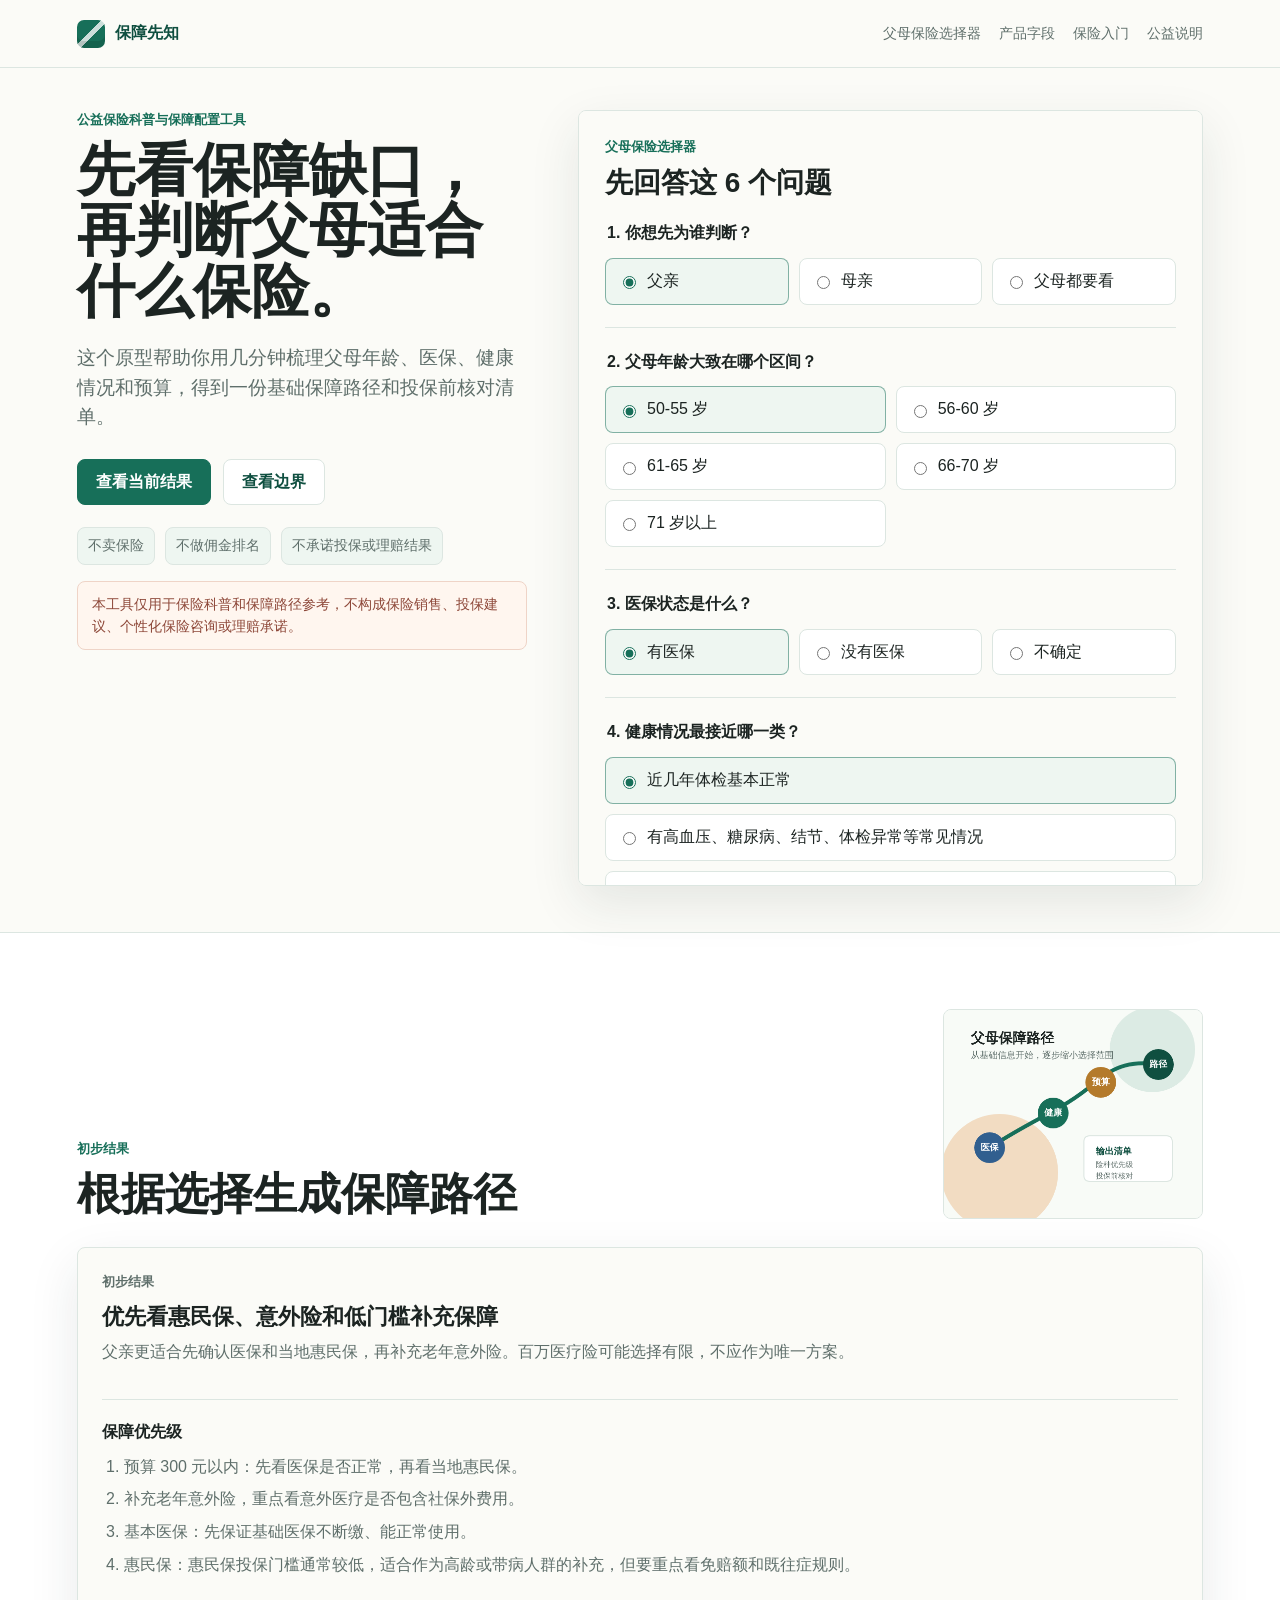
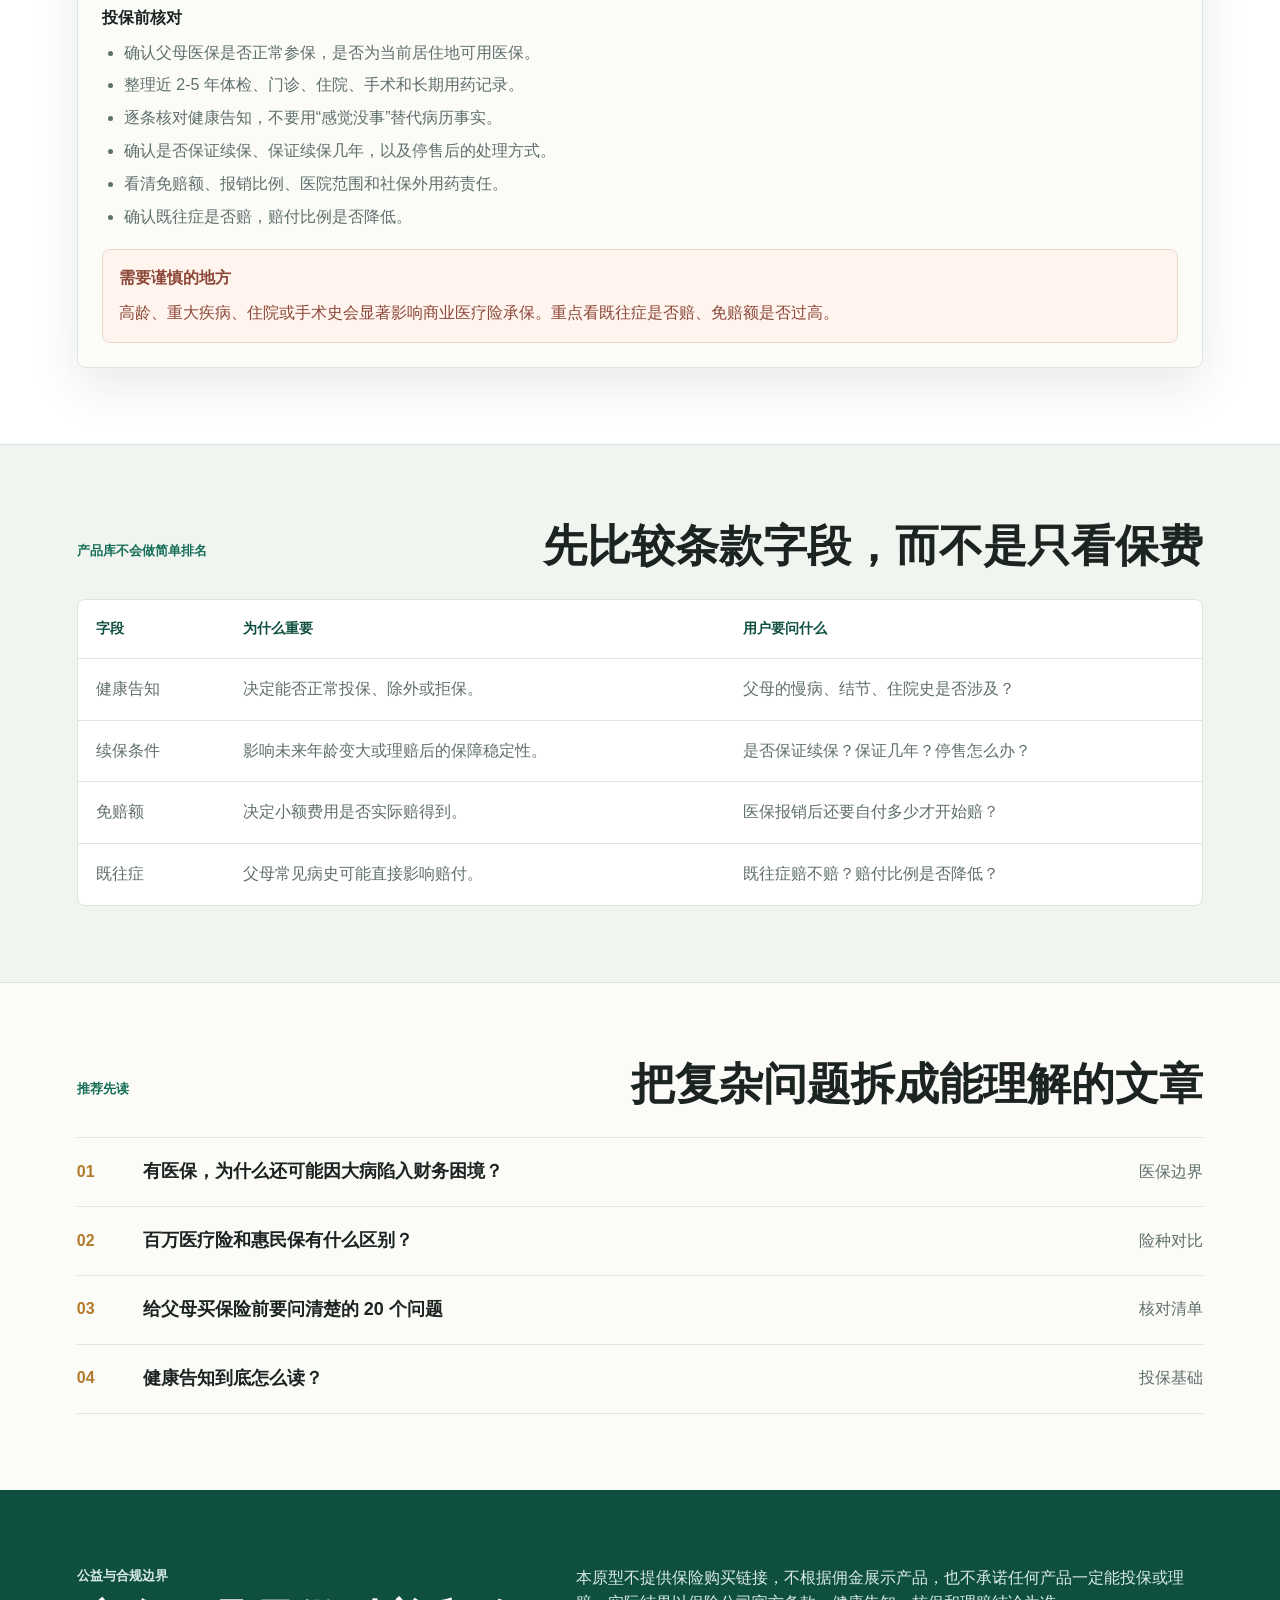
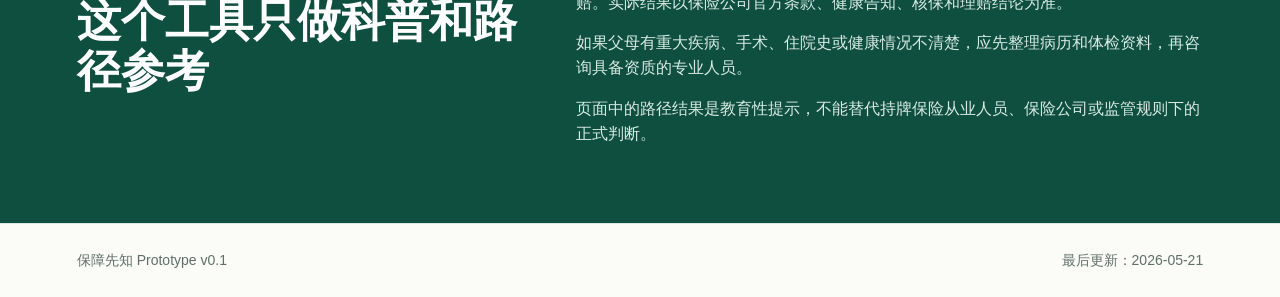
<file: index.html>
<!doctype html>
<html lang="zh-CN">
  <head>
    <meta charset="UTF-8" />
    <meta name="viewport" content="width=device-width, initial-scale=1.0" />
    <meta http-equiv="refresh" content="0; url=prototype/" />
    <title>保障先知：公益保险配置助手</title>
    <style>
      body {
        margin: 0;
        min-height: 100vh;
        display: grid;
        place-items: center;
        font-family: -apple-system, BlinkMacSystemFont, "Segoe UI", sans-serif;
        background: #f7f3ec;
        color: #243126;
      }

      main {
        max-width: 560px;
        padding: 32px;
      }

      a {
        color: #145c4a;
        font-weight: 700;
      }
    </style>
    <script>
      window.location.replace("prototype/");
    </script>
  </head>
  <body>
    <main>
      <h1>保障先知：公益保险配置助手</h1>
      <p>正在打开父母保险选择器原型。</p>
      <p><a href="prototype/">如果没有自动跳转，点击这里进入原型</a></p>
    </main>
  </body>
</html>
</file>
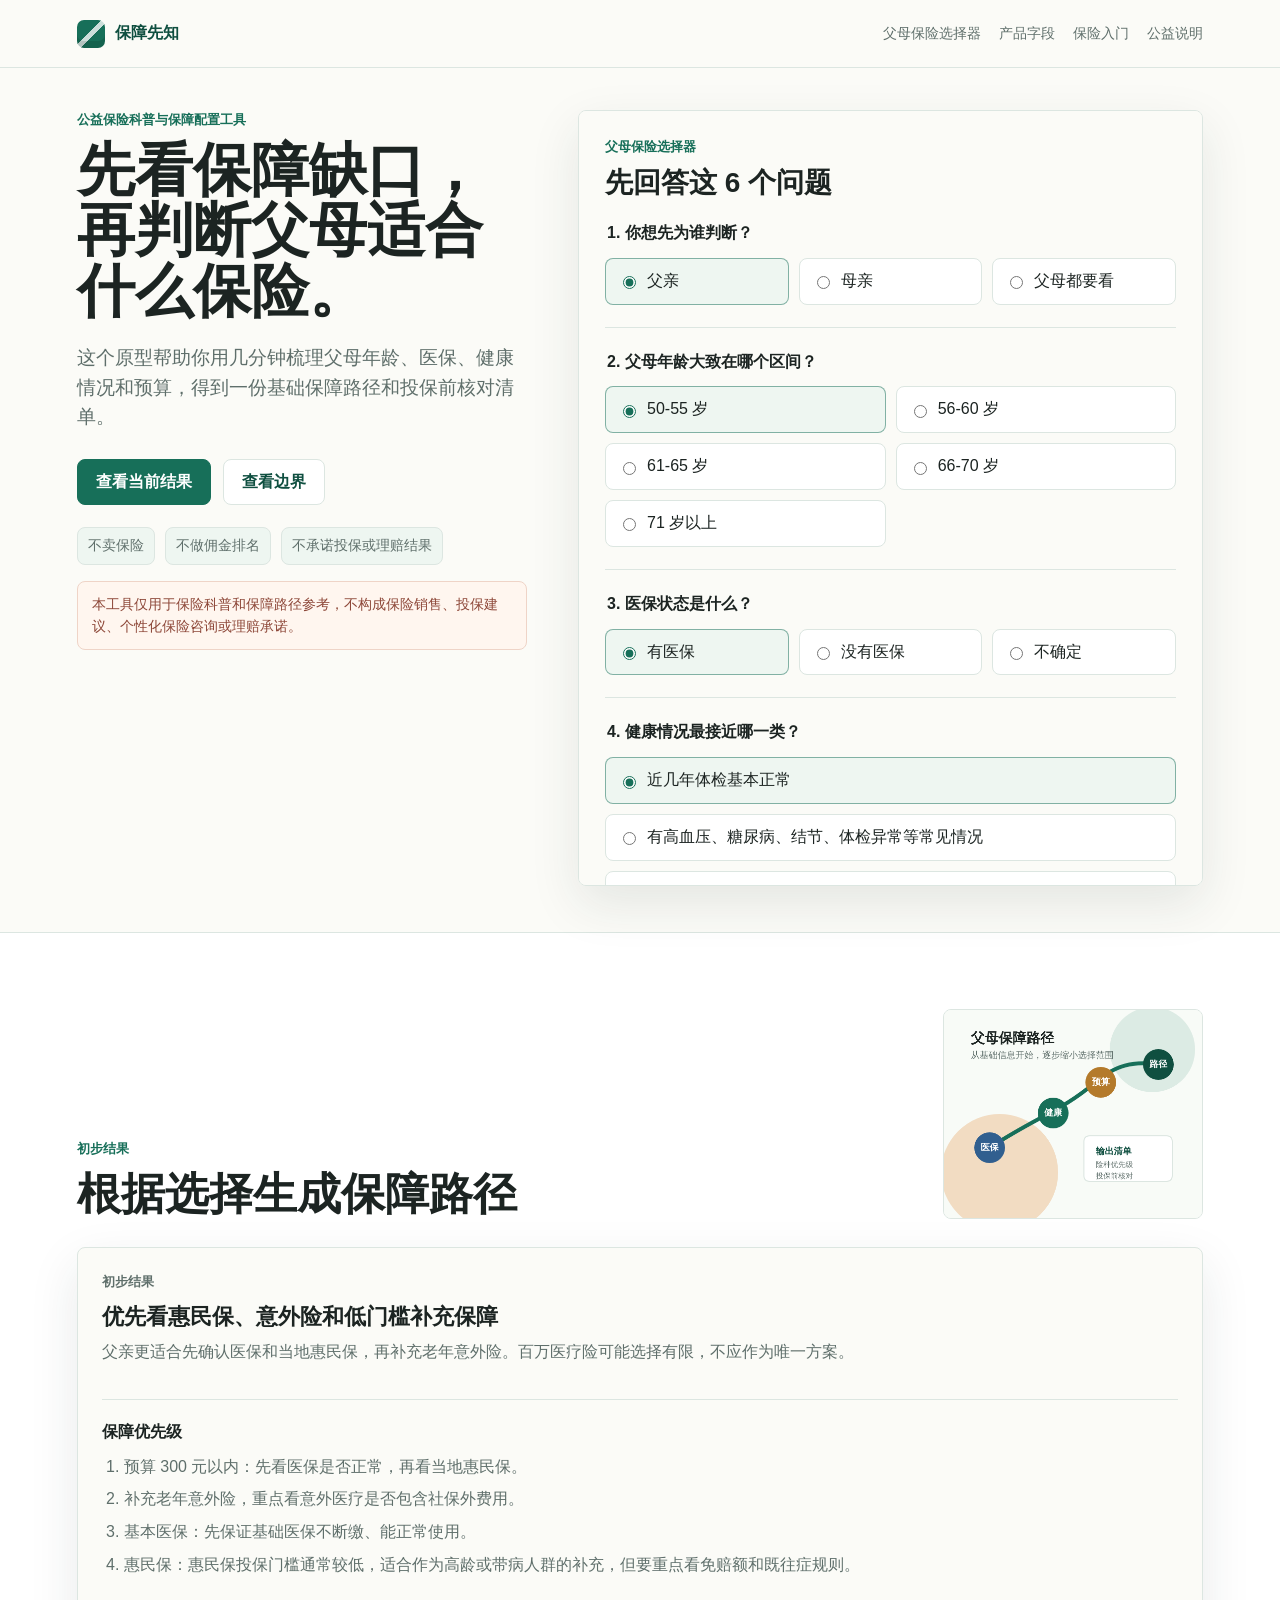
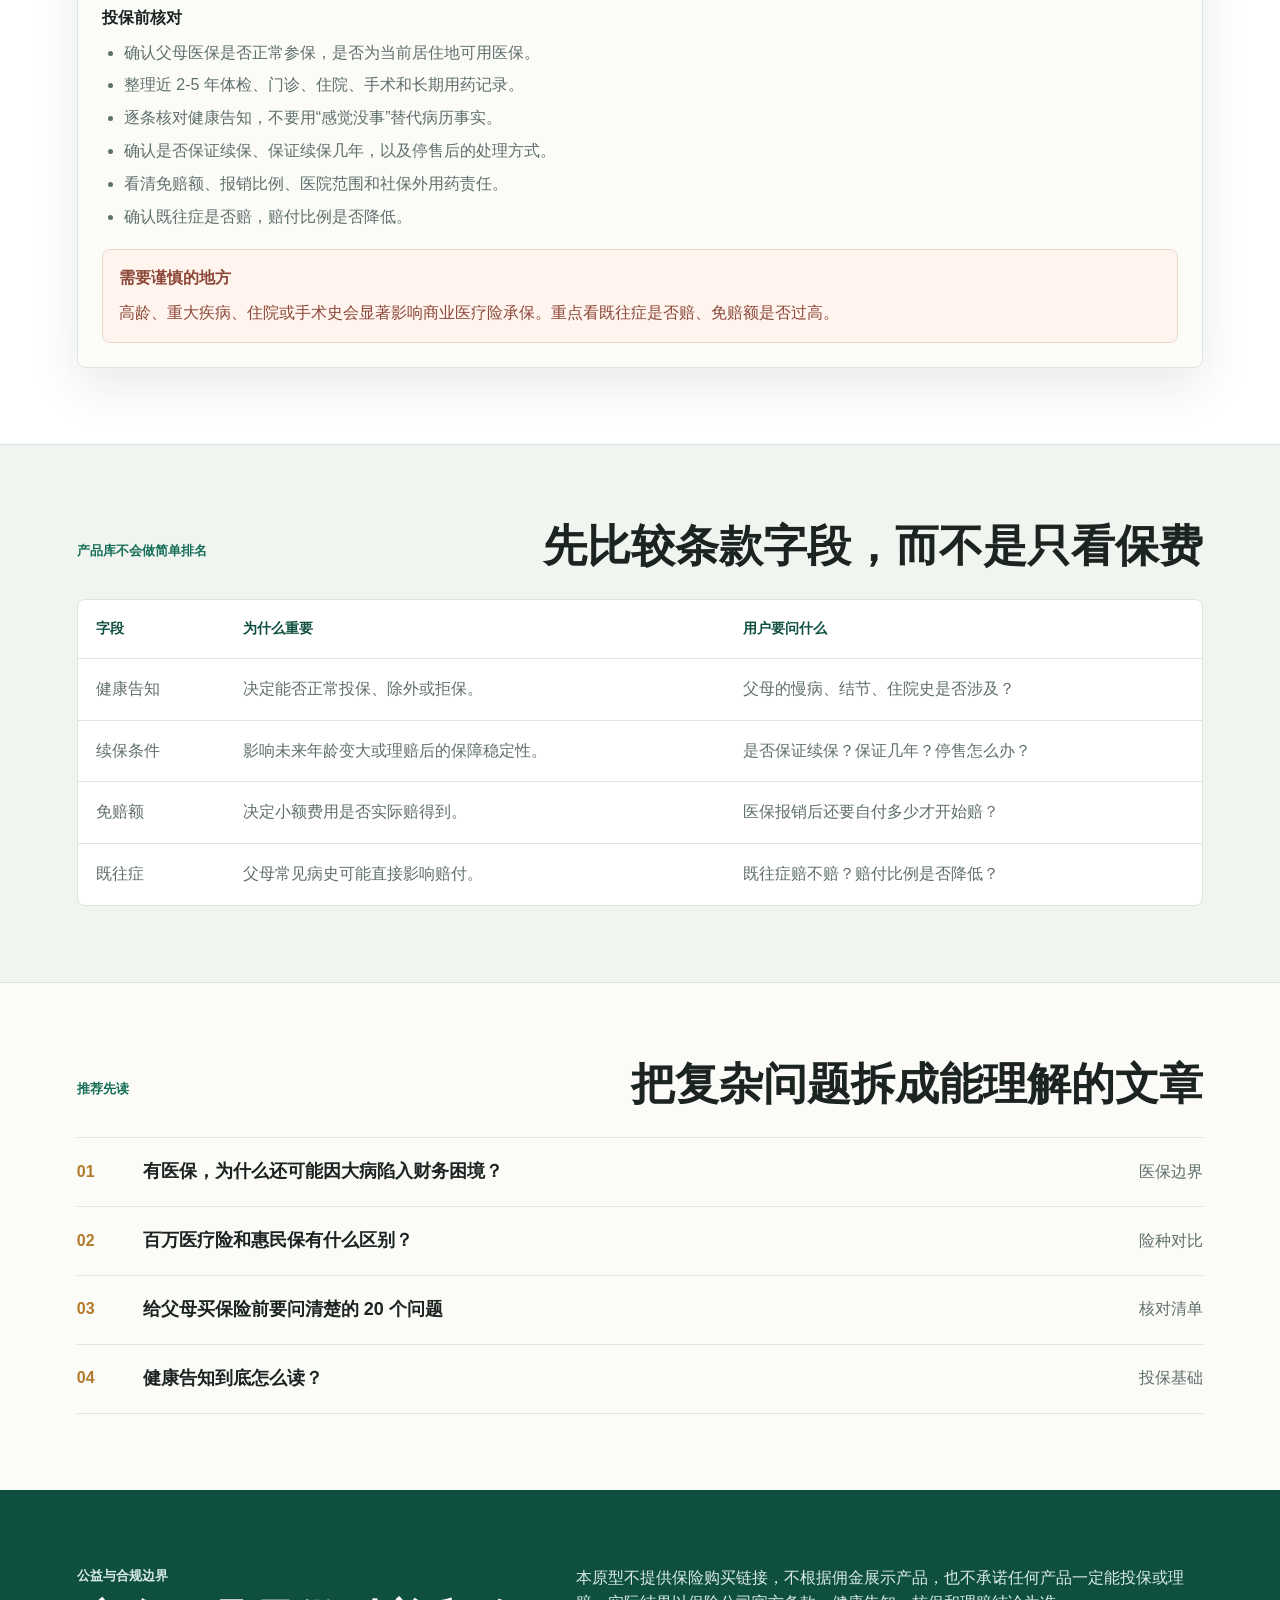
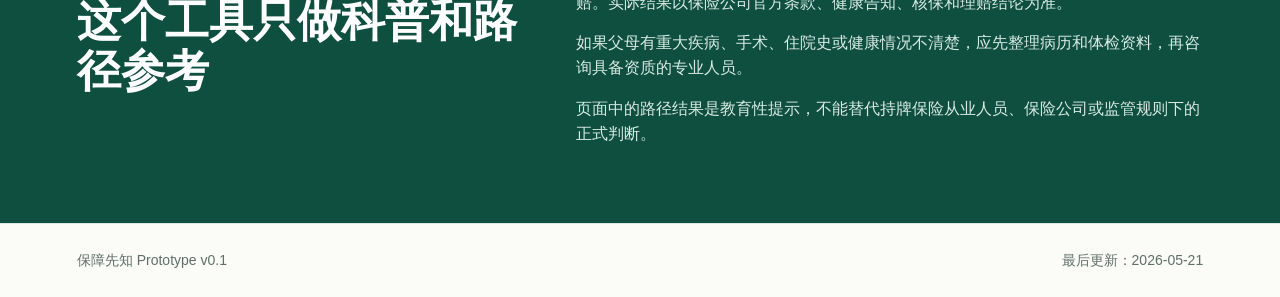
<file: prototype/index.html>
<!doctype html>
<html lang="zh-CN">
  <head>
    <meta charset="UTF-8" />
    <meta name="viewport" content="width=device-width, initial-scale=1.0" />
    <title>给父母买保险 | 公益保险配置助手</title>
    <link rel="stylesheet" href="styles.css" />
  </head>
  <body>
    <header class="site-header">
      <a class="brand" href="#top" aria-label="回到首页">
        <span class="brand-mark" aria-hidden="true"></span>
        <span>保障先知</span>
      </a>
      <nav class="nav-links" aria-label="主导航">
        <a href="#top">父母保险选择器</a>
        <a href="#compare">产品字段</a>
        <a href="#learn">保险入门</a>
        <a href="#about">公益说明</a>
      </nav>
    </header>

    <main id="top">
      <section class="hero">
        <div class="hero-copy">
          <p class="eyebrow">公益保险科普与保障配置工具</p>
          <h1>先看保障缺口，再判断父母适合什么保险。</h1>
          <p class="hero-text">
            这个原型帮助你用几分钟梳理父母年龄、医保、健康情况和预算，得到一份基础保障路径和投保前核对清单。
          </p>
          <div class="hero-actions">
            <a class="button primary" href="#selector">查看当前结果</a>
            <a class="button secondary" href="#about">查看边界</a>
          </div>
          <div class="trust-strip" aria-label="平台原则">
            <span>不卖保险</span>
            <span>不做佣金排名</span>
            <span>不承诺投保或理赔结果</span>
          </div>
          <p class="disclaimer">
            本工具仅用于保险科普和保障路径参考，不构成保险销售、投保建议、个性化保险咨询或理赔承诺。
          </p>
        </div>
        <form class="question-panel hero-question-panel" id="selectorForm">
          <div class="mini-heading">
            <p class="eyebrow">父母保险选择器</p>
            <h2>先回答这 6 个问题</h2>
          </div>

          <fieldset>
            <legend>1. 你想先为谁判断？</legend>
            <div class="option-grid three">
              <label><input type="radio" name="parentRole" value="父亲" checked />父亲</label>
              <label><input type="radio" name="parentRole" value="母亲" />母亲</label>
              <label><input type="radio" name="parentRole" value="父母" />父母都要看</label>
            </div>
          </fieldset>

          <fieldset>
            <legend>2. 父母年龄大致在哪个区间？</legend>
            <div class="option-grid">
              <label><input type="radio" name="ageBand" value="50-55" checked />50-55 岁</label>
              <label><input type="radio" name="ageBand" value="56-60" />56-60 岁</label>
              <label><input type="radio" name="ageBand" value="61-65" />61-65 岁</label>
              <label><input type="radio" name="ageBand" value="66-70" />66-70 岁</label>
              <label><input type="radio" name="ageBand" value="71+" />71 岁以上</label>
            </div>
          </fieldset>

          <fieldset>
            <legend>3. 医保状态是什么？</legend>
            <div class="option-grid three">
              <label><input type="radio" name="medicalInsurance" value="yes" checked />有医保</label>
              <label><input type="radio" name="medicalInsurance" value="no" />没有医保</label>
              <label><input type="radio" name="medicalInsurance" value="unknown" />不确定</label>
            </div>
          </fieldset>

          <fieldset>
            <legend>4. 健康情况最接近哪一类？</legend>
            <div class="option-stack">
              <label><input type="radio" name="healthStatus" value="normal" checked />近几年体检基本正常</label>
              <label><input type="radio" name="healthStatus" value="minor" />有高血压、糖尿病、结节、体检异常等常见情况</label>
              <label><input type="radio" name="healthStatus" value="serious" />有重大疾病、手术或住院史</label>
              <label><input type="radio" name="healthStatus" value="unknown" />不清楚，需要先问父母</label>
            </div>
          </fieldset>

          <fieldset>
            <legend>5. 每人每年预算大致是多少？</legend>
            <div class="option-grid">
              <label><input type="radio" name="budget" value="low" checked />300 元以内</label>
              <label><input type="radio" name="budget" value="middle" />300-1000 元</label>
              <label><input type="radio" name="budget" value="high" />1000-3000 元</label>
              <label><input type="radio" name="budget" value="unknown" />暂不确定</label>
            </div>
          </fieldset>

          <fieldset>
            <legend>6. 已有保障有哪些？</legend>
            <div class="option-stack">
              <label><input type="checkbox" name="existingCoverage" value="百万医疗险" />已有百万医疗险</label>
              <label><input type="checkbox" name="existingCoverage" value="惠民保" />已有惠民保</label>
              <label><input type="checkbox" name="existingCoverage" value="意外险" />已有意外险</label>
              <label><input type="checkbox" name="existingCoverage" value="重疾险或防癌险" />已有重疾险或防癌险</label>
              <label><input type="checkbox" name="existingCoverage" value="不清楚或没有" checked />不清楚或没有</label>
            </div>
          </fieldset>
        </form>
      </section>

      <section class="section selector-section" id="selector">
        <div class="section-heading">
          <div>
            <p class="eyebrow">初步结果</p>
            <h2>根据选择生成保障路径</h2>
          </div>
          <div class="hero-visual mini-visual" aria-label="家庭保障路径示意图">
            <canvas id="riskCanvas" width="520" height="420"></canvas>
          </div>
        </div>

        <div class="selector-layout result-layout">
          <aside class="result-panel" aria-live="polite">
            <div class="result-header">
              <p class="eyebrow">初步结果</p>
              <h3 id="resultTitle">优先确认医保，再补低门槛保障</h3>
              <p id="resultSummary">根据当前选择，系统会生成一条基础保障路径和投保前核对清单。</p>
            </div>

            <div class="result-block">
              <h4>保障优先级</h4>
              <ol id="priorityList"></ol>
            </div>

            <div class="result-block">
              <h4>投保前核对</h4>
              <ul id="checklist"></ul>
            </div>

            <div class="result-block warning">
              <h4>需要谨慎的地方</h4>
              <p id="riskNote"></p>
            </div>
          </aside>
        </div>
      </section>

      <section class="section muted" id="compare">
        <div class="section-heading">
          <p class="eyebrow">产品库不会做简单排名</p>
          <h2>先比较条款字段，而不是只看保费</h2>
        </div>
        <div class="table-wrap">
          <table>
            <thead>
              <tr>
                <th>字段</th>
                <th>为什么重要</th>
                <th>用户要问什么</th>
              </tr>
            </thead>
            <tbody>
              <tr>
                <td>健康告知</td>
                <td>决定能否正常投保、除外或拒保。</td>
                <td>父母的慢病、结节、住院史是否涉及？</td>
              </tr>
              <tr>
                <td>续保条件</td>
                <td>影响未来年龄变大或理赔后的保障稳定性。</td>
                <td>是否保证续保？保证几年？停售怎么办？</td>
              </tr>
              <tr>
                <td>免赔额</td>
                <td>决定小额费用是否实际赔得到。</td>
                <td>医保报销后还要自付多少才开始赔？</td>
              </tr>
              <tr>
                <td>既往症</td>
                <td>父母常见病史可能直接影响赔付。</td>
                <td>既往症赔不赔？赔付比例是否降低？</td>
              </tr>
            </tbody>
          </table>
        </div>
      </section>

      <section class="section" id="learn">
        <div class="section-heading">
          <p class="eyebrow">推荐先读</p>
          <h2>把复杂问题拆成能理解的文章</h2>
        </div>
        <div class="article-list">
          <a href="#" class="article-row">
            <span>01</span>
            <strong>有医保，为什么还可能因大病陷入财务困境？</strong>
            <em>医保边界</em>
          </a>
          <a href="#" class="article-row">
            <span>02</span>
            <strong>百万医疗险和惠民保有什么区别？</strong>
            <em>险种对比</em>
          </a>
          <a href="#" class="article-row">
            <span>03</span>
            <strong>给父母买保险前要问清楚的 20 个问题</strong>
            <em>核对清单</em>
          </a>
          <a href="#" class="article-row">
            <span>04</span>
            <strong>健康告知到底怎么读？</strong>
            <em>投保基础</em>
          </a>
        </div>
      </section>

      <section class="section about-section" id="about">
        <div>
          <p class="eyebrow">公益与合规边界</p>
          <h2>这个工具只做科普和路径参考</h2>
        </div>
        <div class="about-copy">
          <p>
            本原型不提供保险购买链接，不根据佣金展示产品，也不承诺任何产品一定能投保或理赔。实际结果以保险公司官方条款、健康告知、核保和理赔结论为准。
          </p>
          <p>
            如果父母有重大疾病、手术、住院史或健康情况不清楚，应先整理病历和体检资料，再咨询具备资质的专业人员。
          </p>
          <p>
            页面中的路径结果是教育性提示，不能替代持牌保险从业人员、保险公司或监管规则下的正式判断。
          </p>
        </div>
      </section>
    </main>

    <footer class="site-footer">
      <span>保障先知 Prototype v0.1</span>
      <span>最后更新：2026-05-21</span>
    </footer>

    <script src="app.js"></script>
  </body>
</html>
</file>
<file: prototype/styles.css>
:root {
  --ink: #1c2422;
  --muted: #5f6f6b;
  --line: #dce6e1;
  --paper: #fbfbf7;
  --soft: #eef6f1;
  --green: #176f59;
  --green-dark: #0f4f40;
  --gold: #b47a2b;
  --blue: #315f8f;
  --danger: #8d4738;
  --white: #ffffff;
  --shadow: 0 18px 50px rgba(27, 51, 45, 0.1);
}

* {
  box-sizing: border-box;
}

html {
  scroll-behavior: smooth;
}

body {
  margin: 0;
  background: var(--paper);
  color: var(--ink);
  font-family:
    -apple-system, BlinkMacSystemFont, "Segoe UI", "PingFang SC", "Microsoft YaHei",
    sans-serif;
  line-height: 1.55;
}

a {
  color: inherit;
  text-decoration: none;
}

.site-header {
  position: sticky;
  top: 0;
  z-index: 10;
  display: flex;
  align-items: center;
  justify-content: space-between;
  gap: 24px;
  min-height: 68px;
  padding: 0 6vw;
  background: rgba(251, 251, 247, 0.92);
  border-bottom: 1px solid var(--line);
  backdrop-filter: blur(18px);
}

.brand {
  display: inline-flex;
  align-items: center;
  gap: 10px;
  font-weight: 800;
  color: var(--green-dark);
}

.brand-mark {
  width: 28px;
  height: 28px;
  border-radius: 7px;
  background:
    linear-gradient(135deg, transparent 43%, rgba(255, 255, 255, 0.78) 44% 56%, transparent 57%),
    var(--green);
  box-shadow: inset 0 -7px 0 rgba(0, 0, 0, 0.12);
}

.nav-links {
  display: flex;
  align-items: center;
  gap: 18px;
  color: var(--muted);
  font-size: 14px;
}

.nav-links a:hover {
  color: var(--green-dark);
}

.hero {
  display: grid;
  grid-template-columns: minmax(320px, 0.72fr) minmax(420px, 1fr);
  gap: clamp(28px, 4vw, 56px);
  align-items: start;
  min-height: calc(100vh - 68px);
  padding: 42px 6vw 46px;
  border-bottom: 1px solid var(--line);
}

.hero-copy {
  max-width: 760px;
}

.eyebrow {
  margin: 0 0 10px;
  color: var(--green);
  font-size: 13px;
  font-weight: 800;
  letter-spacing: 0;
}

h1,
h2,
h3,
h4,
p {
  margin-top: 0;
}

h1 {
  margin-bottom: 22px;
  font-size: clamp(38px, 5vw, 58px);
  line-height: 1.04;
  letter-spacing: 0;
}

h2 {
  margin-bottom: 0;
  font-size: clamp(28px, 4vw, 44px);
  line-height: 1.14;
  letter-spacing: 0;
}

h3 {
  margin-bottom: 10px;
  font-size: 22px;
  line-height: 1.25;
  letter-spacing: 0;
}

h4 {
  margin-bottom: 10px;
  font-size: 16px;
}

.hero-text {
  max-width: 660px;
  margin-bottom: 28px;
  color: var(--muted);
  font-size: 19px;
}

.hero-actions {
  display: flex;
  flex-wrap: wrap;
  gap: 12px;
  margin-bottom: 22px;
}

.button {
  display: inline-flex;
  align-items: center;
  justify-content: center;
  min-height: 46px;
  padding: 0 18px;
  border: 1px solid var(--line);
  border-radius: 8px;
  font-weight: 800;
}

.button.primary {
  background: var(--green);
  color: var(--white);
  border-color: var(--green);
}

.button.secondary {
  background: var(--white);
  color: var(--green-dark);
}

.trust-strip {
  display: flex;
  flex-wrap: wrap;
  gap: 10px;
  color: var(--muted);
  font-size: 14px;
}

.trust-strip span {
  padding: 7px 10px;
  background: var(--soft);
  border: 1px solid var(--line);
  border-radius: 8px;
}

.disclaimer {
  max-width: 640px;
  margin: 16px 0 0;
  padding: 12px 14px;
  color: var(--danger);
  background: #fff6ef;
  border: 1px solid #efd4c7;
  border-radius: 8px;
  font-size: 14px;
}

.hero-visual {
  overflow: hidden;
  background: var(--white);
  border: 1px solid var(--line);
  border-radius: 8px;
  box-shadow: var(--shadow);
}

.mini-visual {
  width: min(260px, 100%);
  box-shadow: none;
}

#riskCanvas {
  display: block;
  width: 100%;
  height: auto;
  aspect-ratio: 26 / 21;
}

.section {
  padding: 76px 6vw;
}

.section.compact {
  padding-top: 54px;
  padding-bottom: 54px;
}

.section.muted {
  background: #f1f5f0;
  border-block: 1px solid var(--line);
}

.section-heading {
  display: flex;
  align-items: end;
  justify-content: space-between;
  gap: 24px;
  margin-bottom: 28px;
}

.focus-grid {
  display: grid;
  grid-template-columns: repeat(3, minmax(0, 1fr));
  gap: 16px;
}

.info-card {
  min-height: 188px;
  padding: 24px;
  background: var(--white);
  border: 1px solid var(--line);
  border-radius: 8px;
}

.icon {
  display: inline-flex;
  align-items: center;
  justify-content: center;
  width: 38px;
  height: 38px;
  margin-bottom: 18px;
  border-radius: 8px;
  background: var(--green);
  color: var(--white);
  font-weight: 900;
}

.info-card p {
  margin-bottom: 0;
  color: var(--muted);
}

.selector-section {
  background: var(--white);
}

.selector-layout {
  display: grid;
  grid-template-columns: minmax(0, 1.05fr) minmax(340px, 0.72fr);
  gap: 22px;
  align-items: start;
}

.result-layout {
  grid-template-columns: minmax(0, 1fr);
}

.question-panel,
.result-panel {
  border: 1px solid var(--line);
  border-radius: 8px;
  background: var(--paper);
  box-shadow: var(--shadow);
}

.question-panel {
  padding: 26px;
}

.hero-question-panel {
  max-height: calc(100vh - 124px);
  overflow: auto;
}

.mini-heading {
  margin-bottom: 22px;
}

.mini-heading h2 {
  font-size: 28px;
}

fieldset {
  margin: 0 0 22px;
  padding: 0 0 22px;
  border: 0;
  border-bottom: 1px solid var(--line);
}

fieldset:last-child {
  margin-bottom: 0;
  padding-bottom: 0;
  border-bottom: 0;
}

legend {
  margin-bottom: 12px;
  font-weight: 900;
}

.option-grid {
  display: grid;
  grid-template-columns: repeat(2, minmax(0, 1fr));
  gap: 10px;
}

.option-grid.three {
  grid-template-columns: repeat(3, minmax(0, 1fr));
}

.option-stack {
  display: grid;
  gap: 10px;
}

label {
  display: flex;
  align-items: center;
  min-height: 46px;
  gap: 8px;
  padding: 10px 12px;
  background: var(--white);
  border: 1px solid var(--line);
  border-radius: 8px;
  color: var(--ink);
  cursor: pointer;
}

label:has(input:checked) {
  border-color: rgba(23, 111, 89, 0.5);
  background: var(--soft);
}

input {
  accent-color: var(--green);
}

.result-panel {
  position: sticky;
  top: 90px;
  padding: 24px;
}

.result-layout .result-panel {
  position: static;
}

.result-header {
  padding-bottom: 18px;
  border-bottom: 1px solid var(--line);
}

.result-header p {
  color: var(--muted);
}

.result-block {
  padding-top: 20px;
}

.result-block ol,
.result-block ul {
  margin: 0;
  padding-left: 22px;
  color: var(--muted);
}

.result-block li {
  margin-bottom: 8px;
}

.result-block.warning {
  margin-top: 20px;
  padding: 16px;
  background: #fff5ee;
  border: 1px solid #eed6c8;
  border-radius: 8px;
  color: var(--danger);
}

.result-block.warning p {
  margin-bottom: 0;
}

.table-wrap {
  overflow-x: auto;
  background: var(--white);
  border: 1px solid var(--line);
  border-radius: 8px;
}

table {
  width: 100%;
  min-width: 760px;
  border-collapse: collapse;
}

th,
td {
  padding: 18px;
  border-bottom: 1px solid var(--line);
  text-align: left;
  vertical-align: top;
}

th {
  color: var(--green-dark);
  font-size: 14px;
}

td {
  color: var(--muted);
}

tr:last-child td {
  border-bottom: 0;
}

.article-list {
  border-top: 1px solid var(--line);
}

.article-row {
  display: grid;
  grid-template-columns: 48px minmax(0, 1fr) 100px;
  gap: 18px;
  align-items: center;
  padding: 20px 0;
  border-bottom: 1px solid var(--line);
}

.article-row span {
  color: var(--gold);
  font-weight: 900;
}

.article-row strong {
  font-size: 18px;
}

.article-row em {
  color: var(--muted);
  font-style: normal;
  text-align: right;
}

.about-section {
  display: grid;
  grid-template-columns: minmax(0, 0.85fr) minmax(0, 1.15fr);
  gap: 36px;
  background: var(--green-dark);
  color: var(--white);
}

.about-section .eyebrow,
.about-copy {
  color: #d8ebe3;
}

.about-copy p:last-child {
  margin-bottom: 0;
}

.site-footer {
  display: flex;
  justify-content: space-between;
  gap: 16px;
  padding: 26px 6vw;
  color: var(--muted);
  font-size: 14px;
  border-top: 1px solid var(--line);
}

@media (max-width: 900px) {
  .site-header {
    align-items: flex-start;
    flex-direction: column;
    padding-block: 14px;
  }

  .nav-links {
    width: 100%;
    overflow-x: auto;
    padding-bottom: 2px;
  }

  .hero,
  .selector-layout,
  .about-section {
    grid-template-columns: 1fr;
  }

  .hero {
    min-height: auto;
    padding-top: 42px;
  }

  .hero-question-panel {
    max-height: none;
  }

  .focus-grid {
    grid-template-columns: 1fr;
  }

  .section-heading {
    align-items: start;
    flex-direction: column;
  }

  .result-panel {
    position: static;
  }
}

@media (max-width: 640px) {
  h1 {
    font-size: 39px;
  }

  .section {
    padding: 52px 5vw;
  }

  .option-grid,
  .option-grid.three {
    grid-template-columns: 1fr;
  }

  .question-panel,
  .result-panel {
    padding: 18px;
  }

  .article-row {
    grid-template-columns: 38px minmax(0, 1fr);
  }

  .article-row em {
    grid-column: 2;
    text-align: left;
  }

  .site-footer {
    flex-direction: column;
  }
}
</file>
